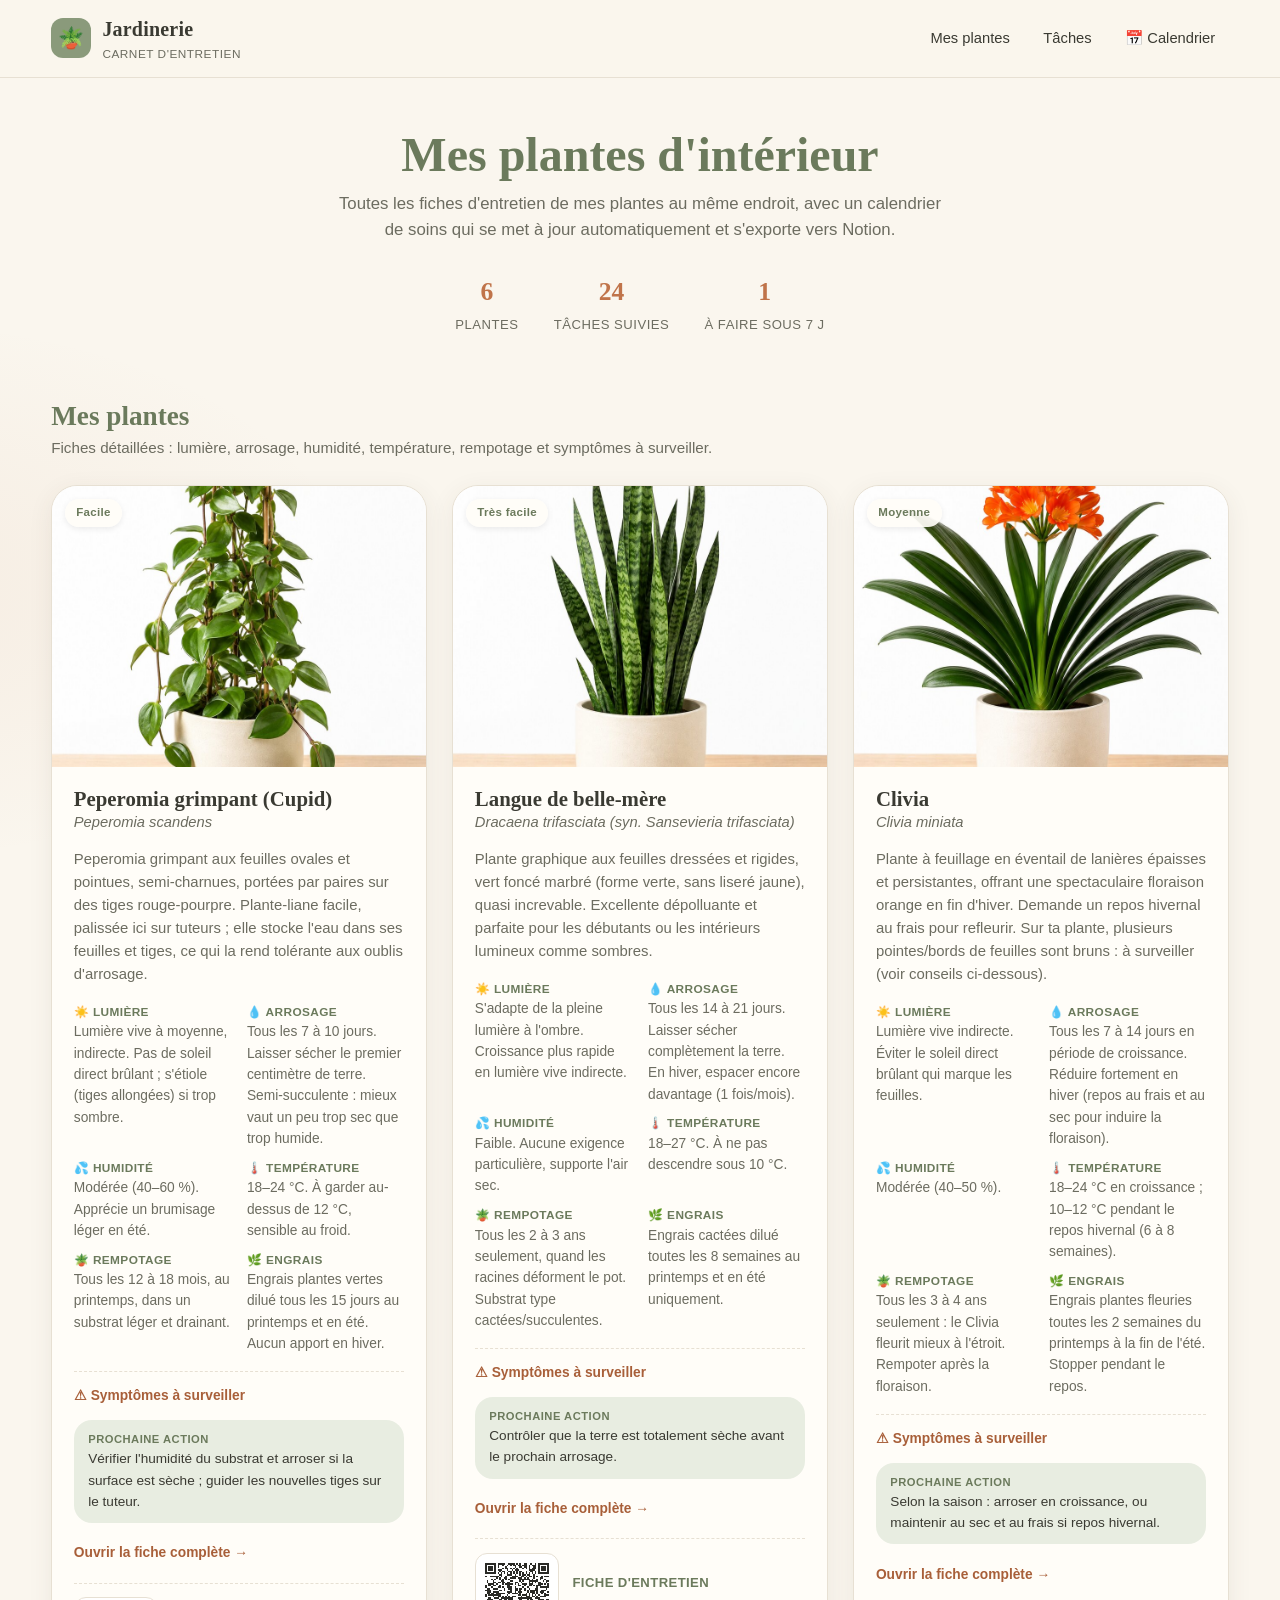
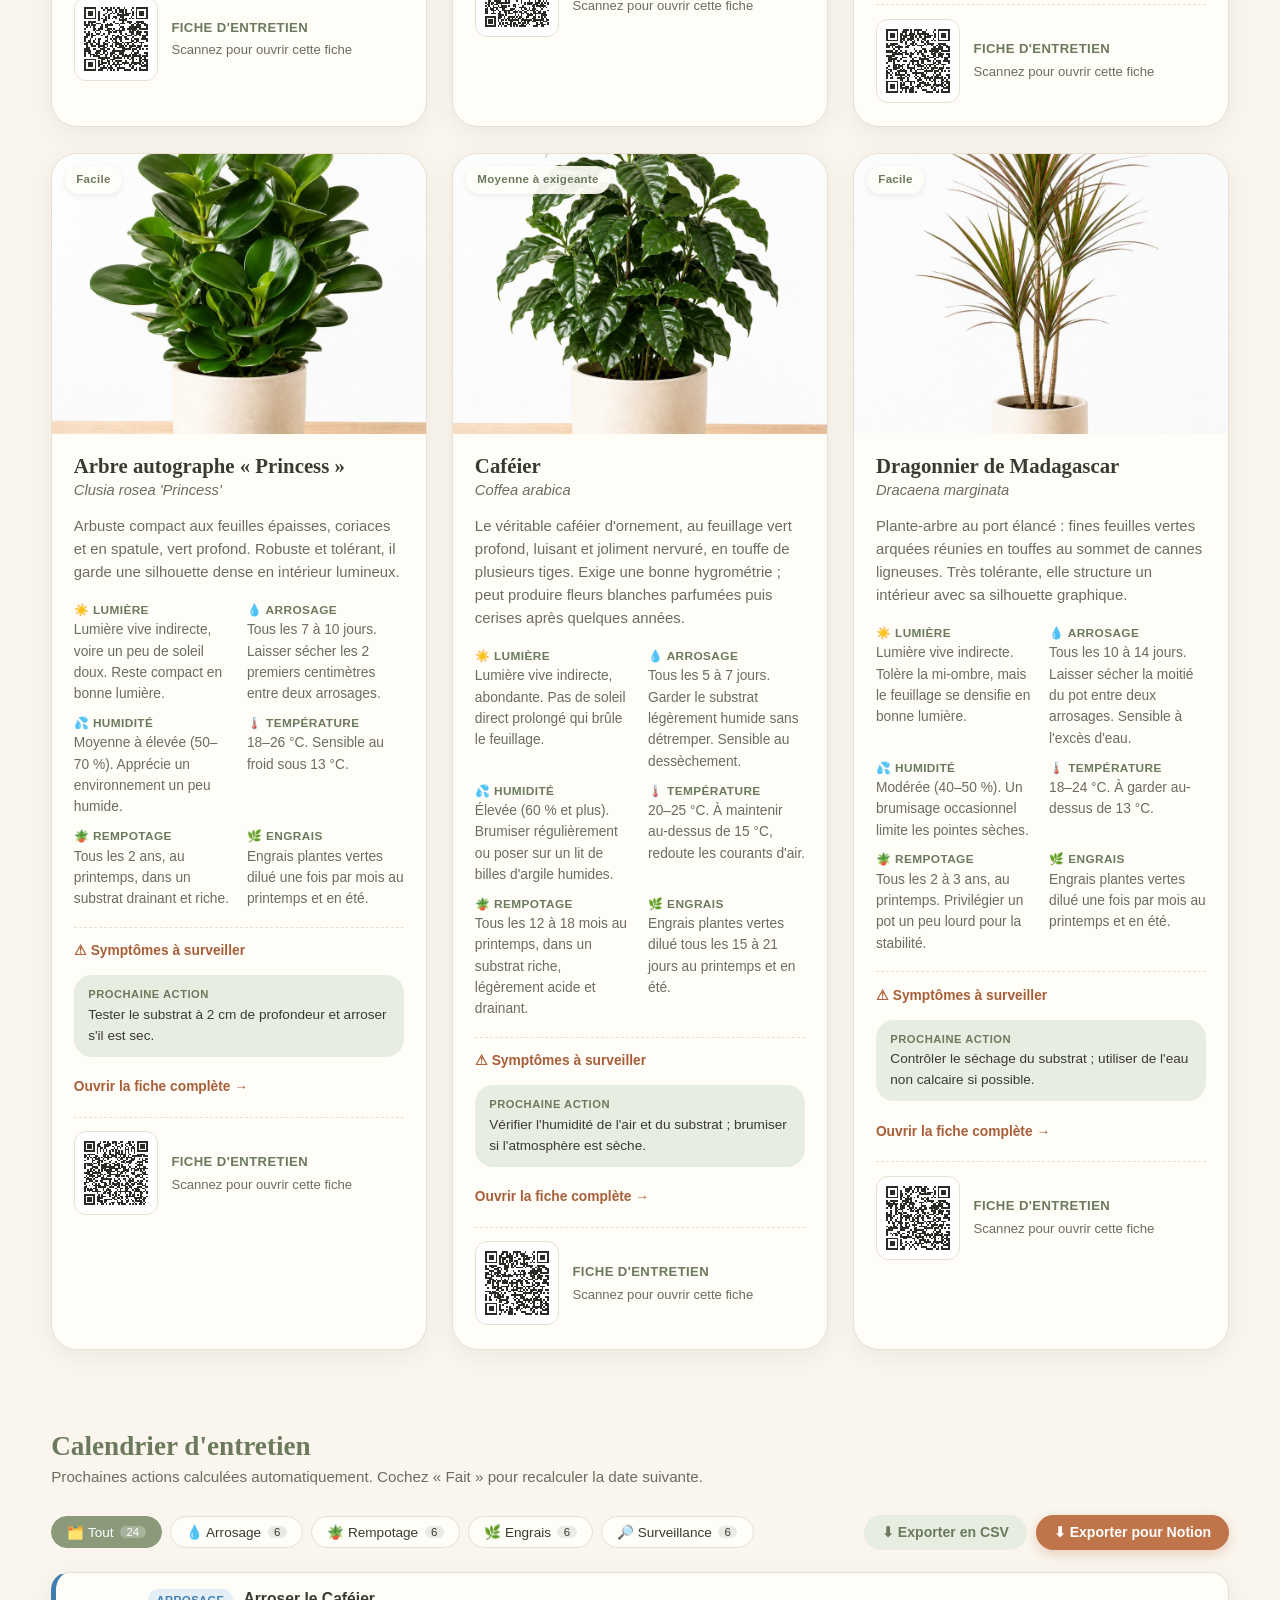
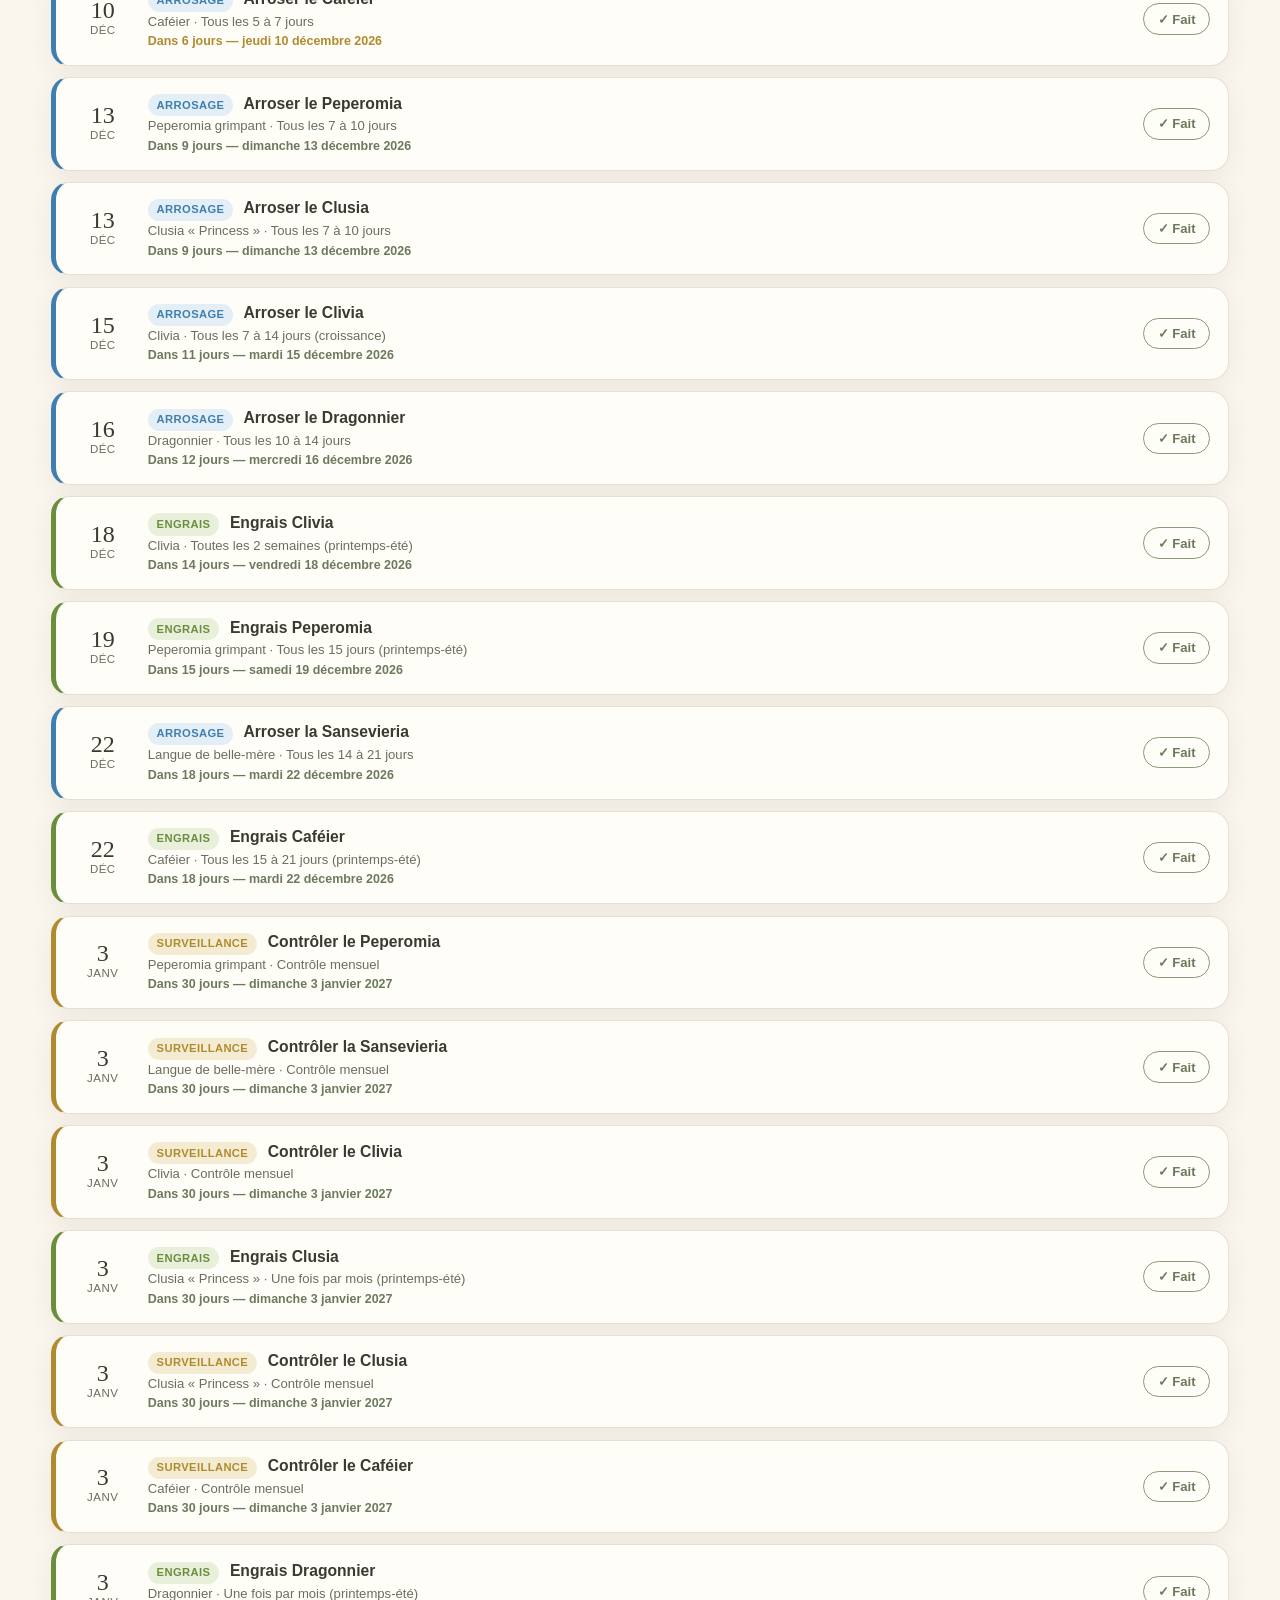
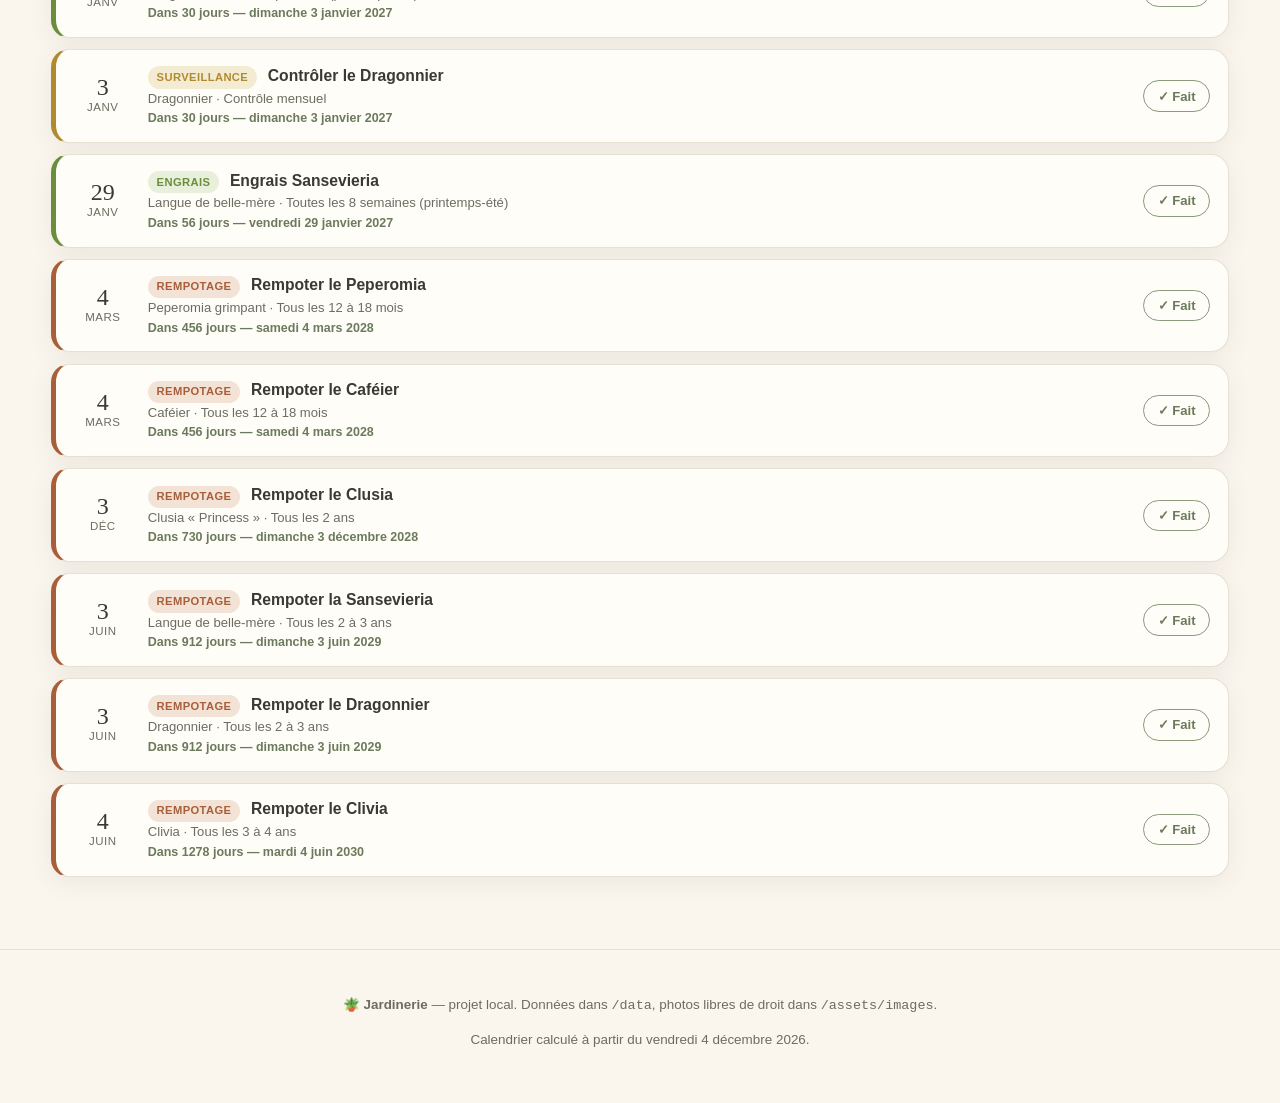
<file: index.html>
<!DOCTYPE html>
<html lang="fr">
<head>
  <meta charset="UTF-8" />
  <meta name="viewport" content="width=device-width, initial-scale=1.0" />
  <title>Jardinerie — Mes plantes d'intérieur</title>
  <meta name="description" content="Fiches d'entretien et calendrier de soins pour mes plantes d'intérieur." />
  <link rel="stylesheet" href="assets/css/style.css" />
  <!-- Favicon emoji (inline, aucune dépendance) -->
  <link rel="icon" href="data:image/svg+xml,<svg xmlns='http://www.w3.org/2000/svg' viewBox='0 0 100 100'><text y='.9em' font-size='90'>🪴</text></svg>" />
</head>
<body>

  <!-- ==========  EN-TÊTE  ========== -->
  <header class="site-header">
    <div class="wrap">
      <div class="brand">
        <div class="logo">🪴</div>
        <div class="brand-text">
          <strong>Jardinerie</strong>
          <span>Carnet d'entretien</span>
        </div>
      </div>
      <nav class="nav">
        <a href="#plantes">Mes plantes</a>
        <a href="#calendrier">Tâches</a>
        <a href="calendrier.html">📅 Calendrier</a>
      </nav>
    </div>
  </header>

  <main>
    <!-- ==========  HERO  ========== -->
    <section class="hero wrap">
      <h1>Mes plantes d'intérieur</h1>
      <p>Toutes les fiches d'entretien de mes plantes au même endroit, avec un calendrier de soins qui se met à jour automatiquement et s'exporte vers Notion.</p>
      <div class="stats">
        <div class="stat"><strong id="stat-plantes">—</strong><span>Plantes</span></div>
        <div class="stat"><strong id="stat-taches">—</strong><span>Tâches suivies</span></div>
        <div class="stat"><strong id="stat-semaine">—</strong><span>À faire sous 7 j</span></div>
      </div>
    </section>

    <!-- ==========  PLANTES  ========== -->
    <section id="plantes" class="section wrap">
      <div class="section-head">
        <div>
          <h2>Mes plantes</h2>
          <p>Fiches détaillées : lumière, arrosage, humidité, température, rempotage et symptômes à surveiller.</p>
        </div>
      </div>
      <div id="plants-grid" class="grid">
        <!-- Cartes injectées par app.js -->
      </div>
    </section>

    <!-- ==========  CALENDRIER  ========== -->
    <section id="calendrier" class="section wrap">
      <div class="section-head">
        <div>
          <h2>Calendrier d'entretien</h2>
          <p>Prochaines actions calculées automatiquement. Cochez « Fait » pour recalculer la date suivante.</p>
        </div>
      </div>

      <div class="calendar-toolbar">
        <div id="filters" class="filters">
          <!-- Filtres injectés par app.js -->
        </div>
        <div class="export-btns">
          <button class="btn btn-ghost" id="btn-csv">⬇︎ Exporter en CSV</button>
          <button class="btn btn-primary" id="btn-notion">⬇︎ Exporter pour Notion</button>
        </div>
      </div>

      <div id="task-list" class="task-list">
        <!-- Tâches injectées par app.js -->
      </div>
    </section>
  </main>

  <!-- ==========  PIED DE PAGE  ========== -->
  <footer class="site-footer">
    <div class="wrap">
      <p>🪴 <strong>Jardinerie</strong> — projet local. Données dans <code>/data</code>, photos libres de droit dans <code>/assets/images</code>.</p>
      <p id="footer-date"></p>
    </div>
  </footer>

  <div id="toast" class="toast"></div>

  <!-- Données embarquées (fallback file://) puis logique applicative -->
  <script src="data/db.js"></script>
  <script src="assets/js/app.js"></script>
</body>
</html>
</file>
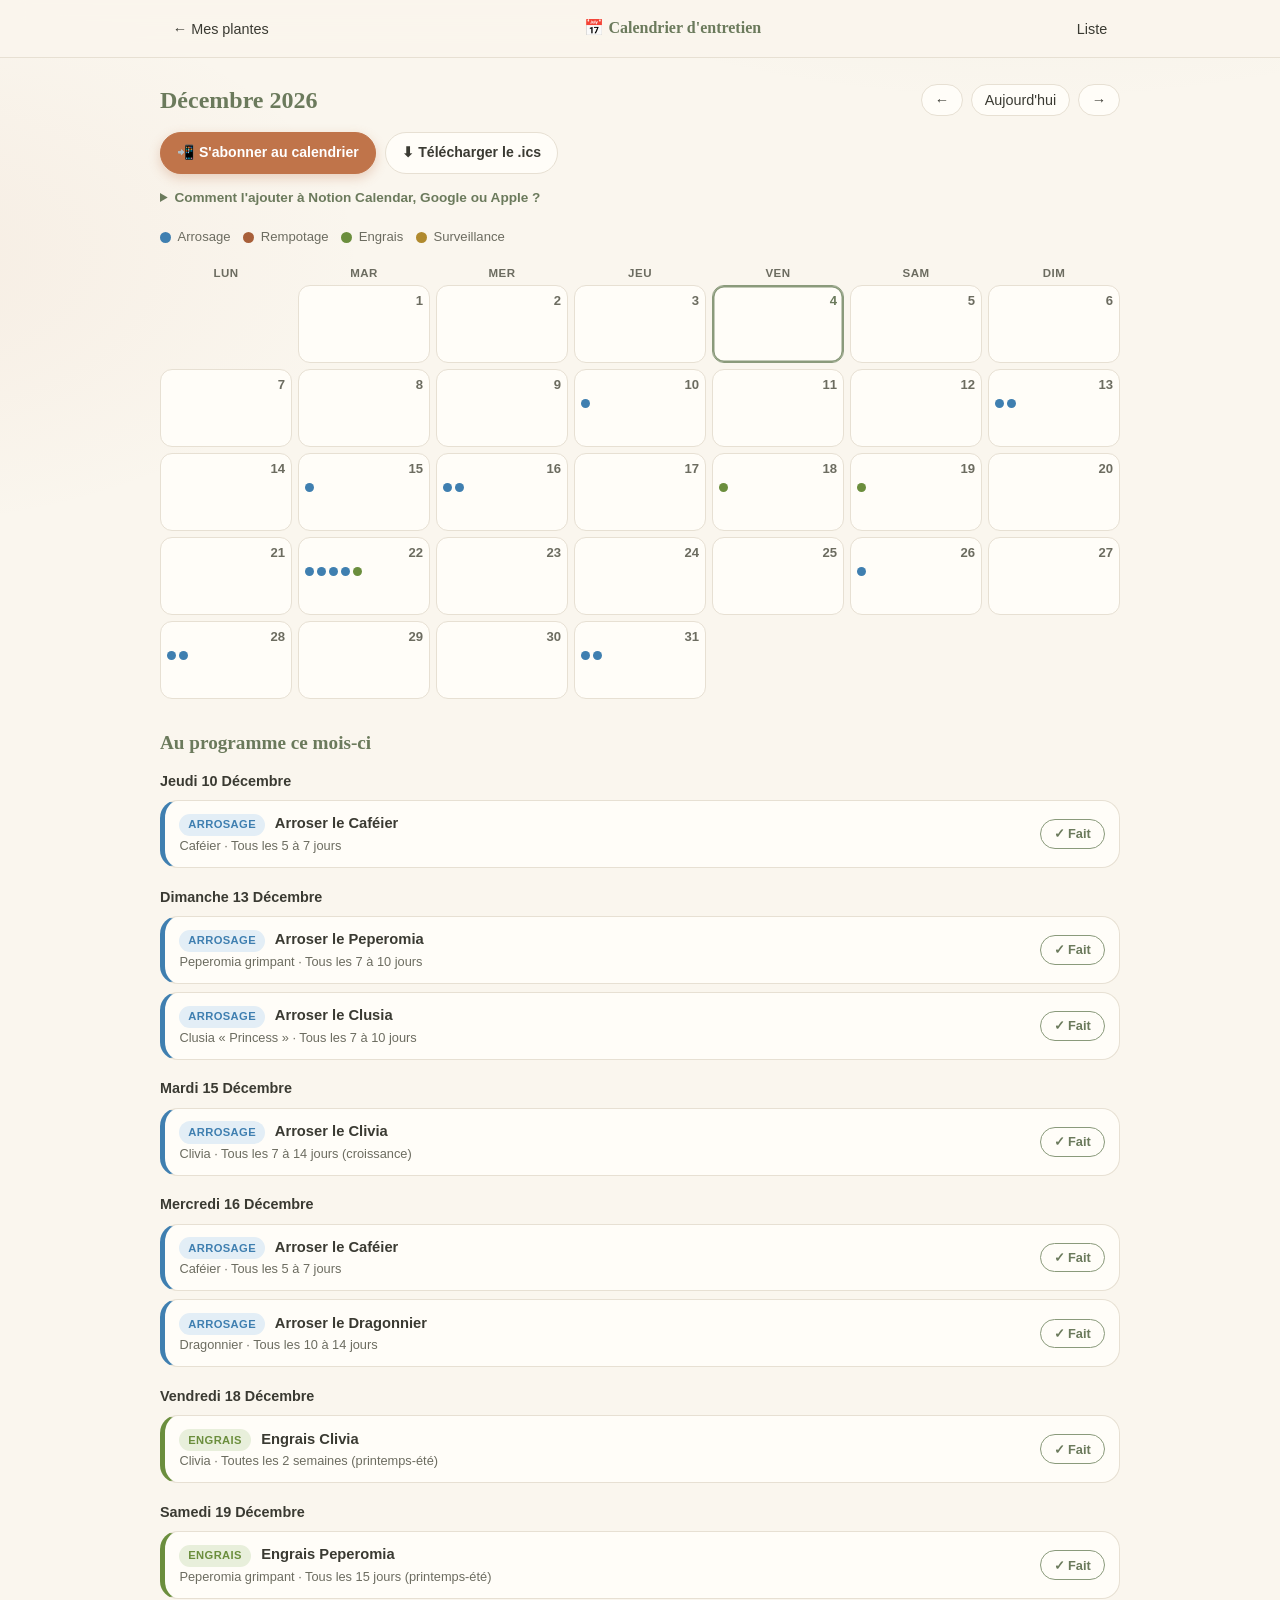
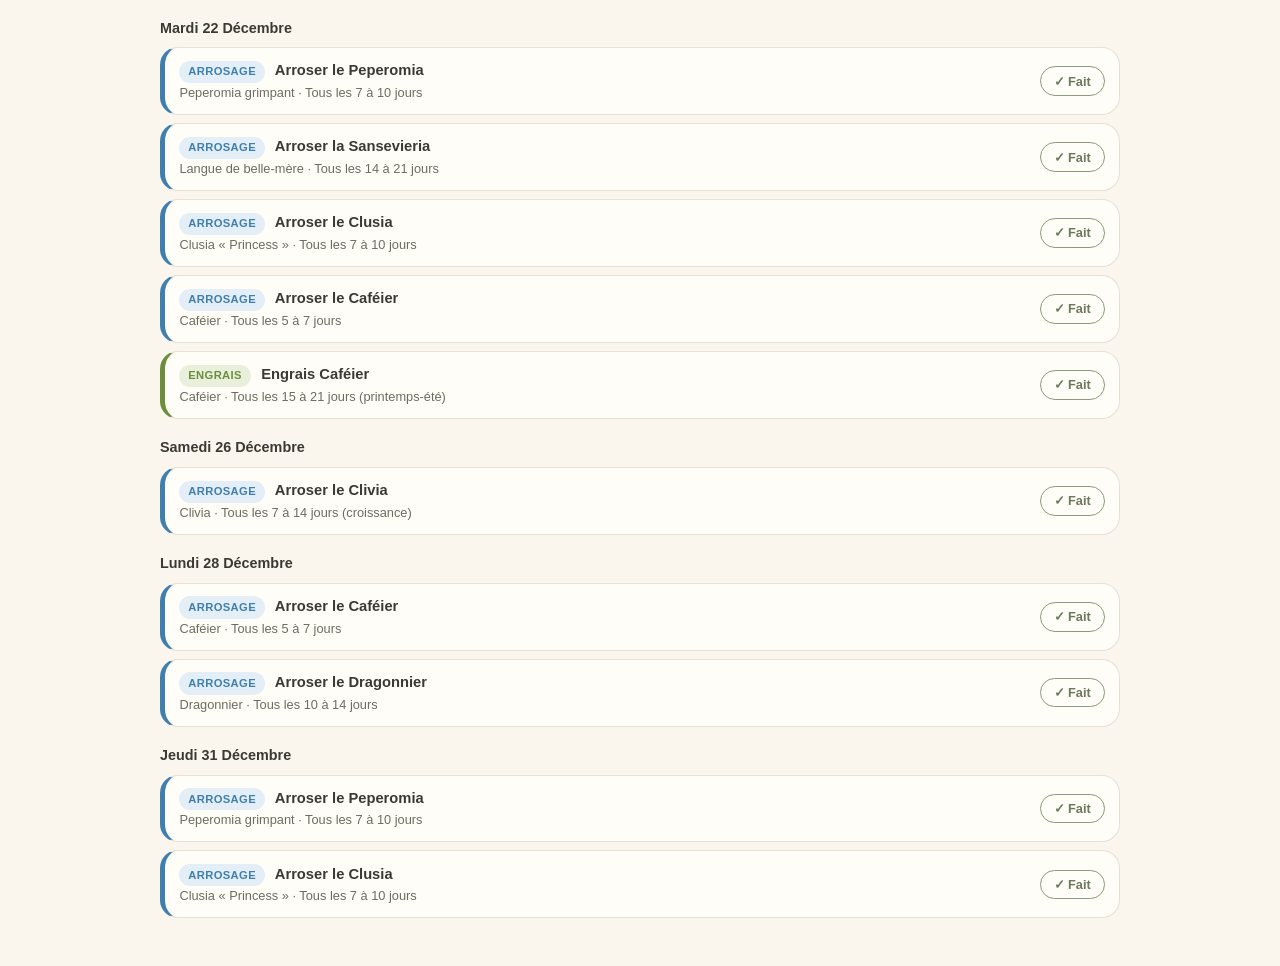
<file: calendrier.html>
<!DOCTYPE html>
<html lang="fr">
<head>
  <meta charset="UTF-8" />
  <meta name="viewport" content="width=device-width, initial-scale=1.0" />
  <title>Calendrier d'entretien — Jardinerie</title>
  <link rel="stylesheet" href="assets/css/style.css" />
  <link rel="icon" href="data:image/svg+xml,<svg xmlns='http://www.w3.org/2000/svg' viewBox='0 0 100 100'><text y='.9em' font-size='90'>📅</text></svg>" />
  <style>
    .topbar {
      position: sticky; top: 0; z-index: 50;
      display: flex; align-items: center; justify-content: center;
      padding: 0.7rem 0;
      background: rgba(250,246,238,0.9);
      backdrop-filter: saturate(180%) blur(12px);
      border-bottom: 1px solid var(--bordure);
    }
    .topbar .inner { width: min(960px,92vw); display: flex; align-items: center; justify-content: space-between; gap: 1rem; }
    .topbar a { text-decoration: none; font-size: 0.9rem; color: var(--texte); padding: 0.4rem 0.8rem; border-radius: var(--radius-pill); }
    .topbar a:hover { background: var(--sauge-clair); color: var(--sauge-fonce); }
    .topbar .brand { font-family: var(--font-titre); font-weight: 600; color: var(--sauge-fonce); }

    .cal-wrap { width: min(960px,92vw); margin: 1.6rem auto 3rem; }

    .cal-head { display: flex; align-items: center; justify-content: space-between; gap: 1rem; margin-bottom: 1rem; flex-wrap: wrap; }
    .cal-head h1 { font-size: 1.5rem; margin: 0; color: var(--sauge-fonce); text-transform: capitalize; }
    .cal-nav { display: flex; align-items: center; gap: 0.5rem; }
    .cal-nav button {
      border: 1px solid var(--bordure); background: var(--creme-carte); color: var(--texte);
      font-family: inherit; font-size: 0.9rem; padding: 0.45rem 0.8rem; border-radius: var(--radius-pill); cursor: pointer;
    }
    .cal-nav button:hover { border-color: var(--sauge); }

    .legend { display: flex; flex-wrap: wrap; gap: 0.8rem; margin-bottom: 1.1rem; }
    .legend .item { display: inline-flex; align-items: center; gap: 0.4rem; font-size: 0.82rem; color: var(--texte-doux); }
    .legend .dot { width: 11px; height: 11px; border-radius: 50%; }

    /* Abonnement calendrier (.ics) */
    .subscribe { display: flex; flex-wrap: wrap; align-items: center; gap: 0.6rem; margin: 0 0 1.2rem; }
    .btn-sub {
      text-decoration: none; font-size: 0.88rem; font-weight: 600;
      padding: 0.55rem 1rem; border-radius: var(--radius-pill);
      display: inline-flex; align-items: center; gap: 0.45rem;
      border: 1px solid var(--bordure); background: var(--creme-carte); color: var(--texte);
    }
    .btn-sub.primary { background: var(--terre); border-color: var(--terre); color: #fff; box-shadow: 0 4px 12px rgba(192,116,74,0.3); }
    .btn-sub.primary:hover { background: var(--terre-fonce); }
    .btn-sub:not(.primary):hover { border-color: var(--sauge); }
    .sub-help { width: 100%; margin-top: 0.2rem; }
    .sub-help summary { cursor: pointer; font-size: 0.85rem; color: var(--sauge-fonce); font-weight: 600; }
    .sub-help .body { font-size: 0.86rem; color: var(--texte-doux); background: var(--sauge-clair); border-radius: var(--radius); padding: 0.9rem 1.1rem; margin-top: 0.6rem; }
    .sub-help .body code { background: rgba(0,0,0,0.06); padding: 0.05rem 0.3rem; border-radius: 5px; word-break: break-all; }
    .sub-help .body ol { margin: 0.4rem 0 0.6rem; padding-left: 1.2rem; }
    .sub-help .body li { margin-bottom: 0.35rem; }

    /* Grille calendrier */
    .grid-cal { display: grid; grid-template-columns: repeat(7, 1fr); gap: 6px; }
    .dow { text-align: center; font-size: 0.72rem; text-transform: uppercase; letter-spacing: 0.5px; color: var(--texte-doux); font-weight: 600; padding-bottom: 2px; }
    .cell {
      min-height: 78px; background: var(--creme-carte); border: 1px solid var(--bordure);
      border-radius: 12px; padding: 5px 6px; position: relative; cursor: default;
      display: flex; flex-direction: column; gap: 4px;
    }
    .cell.empty { background: transparent; border: none; }
    .cell.has:hover { border-color: var(--sauge); cursor: pointer; }
    .cell .num { font-size: 0.82rem; color: var(--texte-doux); font-weight: 600; align-self: flex-end; }
    .cell.today { border-color: var(--sauge); box-shadow: 0 0 0 1.5px var(--sauge) inset; }
    .cell.today .num { color: var(--sauge-fonce); }
    .cell .dots { display: flex; flex-wrap: wrap; gap: 3px; }
    .cell .dots .d { width: 9px; height: 9px; border-radius: 50%; }
    .cell .more { font-size: 0.66rem; color: var(--texte-doux); }

    /* Agenda */
    .agenda { margin-top: 2rem; }
    .agenda h2 { font-size: 1.2rem; color: var(--sauge-fonce); }
    .day-group { margin-bottom: 1.1rem; }
    .day-group.flash { animation: dayFlash 2s ease; }
    @keyframes dayFlash { 0%,100% { background: transparent; } 20% { background: var(--sauge-clair); } }
    .day-group .day-head { font-weight: 700; font-size: 0.9rem; color: var(--texte); margin: 0.2rem 0 0.5rem; text-transform: capitalize; }
    .day-group .day-head.is-today { color: var(--sauge-fonce); }
    .ev {
      display: grid; grid-template-columns: 1fr auto; align-items: center; gap: 0.8rem;
      background: var(--creme-carte); border: 1px solid var(--bordure); border-left: 5px solid var(--sauge);
      border-radius: var(--radius); padding: 0.7rem 0.9rem; margin-bottom: 0.5rem;
    }
    .ev[data-type="arrosage"]{border-left-color:var(--c-arrosage);}
    .ev[data-type="rempotage"]{border-left-color:var(--c-rempotage);}
    .ev[data-type="engrais"]{border-left-color:var(--c-engrais);}
    .ev[data-type="surveillance"]{border-left-color:var(--c-surveillance);}
    .ev .t { font-weight: 600; font-size: 0.92rem; }
    .ev .sub { font-size: 0.8rem; color: var(--texte-doux); }
    .ev .btn-done { border: 1px solid var(--sauge); background: transparent; color: var(--sauge-fonce);
      font-family: inherit; font-size: 0.8rem; font-weight: 600; padding: 0.4rem 0.8rem; border-radius: var(--radius-pill); cursor: pointer; white-space: nowrap; }
    .ev .btn-done:hover { background: var(--sauge); color: #fff; }
    .empty-month { color: var(--texte-doux); border: 1px dashed var(--bordure); border-radius: var(--radius); padding: 1.5rem; text-align: center; }

    @media (max-width: 640px) {
      .cell { min-height: 58px; border-radius: 9px; }
      .cell .num { font-size: 0.74rem; }
      .grid-cal { gap: 4px; }
      .cal-head h1 { font-size: 1.25rem; }
    }
  </style>
</head>
<body>
  <header class="topbar">
    <div class="inner">
      <a class="back" href="index.html">← Mes plantes</a>
      <span class="brand">📅 Calendrier d'entretien</span>
      <a href="index.html#calendrier">Liste</a>
    </div>
  </header>

  <main class="cal-wrap">
    <div class="cal-head">
      <h1 id="month-label">—</h1>
      <div class="cal-nav">
        <button id="prev" aria-label="Mois précédent">←</button>
        <button id="today-btn">Aujourd'hui</button>
        <button id="next" aria-label="Mois suivant">→</button>
      </div>
    </div>

    <div class="subscribe">
      <a id="sub-webcal" class="btn-sub primary" href="#">📲 S'abonner au calendrier</a>
      <a id="sub-ics" class="btn-sub" href="jardinerie.ics" download>⬇︎ Télécharger le .ics</a>
      <details class="sub-help">
        <summary>Comment l'ajouter à Notion Calendar, Google ou Apple ?</summary>
        <div class="body">
          <p><strong>Notion Calendar</strong> affiche les agendas Google et Apple connectés. Le plus simple :</p>
          <ol>
            <li><strong>Google Agenda</strong> (ordinateur) → « Autres agendas » <strong>+</strong> → <em>À partir de l'URL</em> → colle l'adresse du calendrier <code id="sub-url">jardinerie.ics</code> → <em>Ajouter</em>. Puis, dans <strong>Notion Calendar</strong>, connecte ce compte Google : l'agenda « Jardinerie » apparaît.</li>
            <li><strong>Apple / iPhone</strong> : Réglages → Calendrier → Comptes → Ajouter un compte → <em>Autre</em> → <em>Ajouter un calendrier avec abonnement</em> → colle la même adresse. (Apple/iCloud se synchronise aussi avec Notion Calendar.)</li>
          </ol>
          <p>Sur ton ordinateur, le bouton <strong>« S'abonner au calendrier »</strong> ouvre directement ton app calendrier par défaut pour t'abonner en un clic.</p>
          <p style="margin-bottom:0;">Le calendrier se met à jour tout seul (arrosages, rempotages, engrais… récurrents). Si tu modifies les fréquences, relance <code>tools/generate-ics.py</code> et renvoie le fichier sur GitHub.</p>
        </div>
      </details>
    </div>

    <div class="legend" id="legend"></div>
    <div class="dow-row grid-cal" id="dow-row"></div>
    <div class="grid-cal" id="grid"></div>

    <div class="agenda">
      <h2>Au programme ce mois-ci</h2>
      <div id="agenda"></div>
    </div>
  </main>

  <div id="toast" class="toast"></div>

  <script src="data/db.js"></script>
  <script src="assets/js/core.js"></script>
  <script>
    (function () {
      "use strict";
      var C = window.JardinerieCore;
      var DOW = ["Lun", "Mar", "Mer", "Jeu", "Ven", "Sam", "Dim"];
      var DATA = null;
      var view = C.today();           // 1er du mois affiché
      view.setDate(1);

      // Liens d'abonnement au flux .ics (URL calculée depuis la page)
      (function setupSubscribe() {
        var ics = new URL("jardinerie.ics", location.href).href;
        var w = document.getElementById("sub-webcal");
        var d = document.getElementById("sub-ics");
        var u = document.getElementById("sub-url");
        if (w) w.href = ics.replace(/^https?:/i, "webcal:");
        if (d) d.href = ics;
        if (u) u.textContent = ics;
      })();

      function monthOccurrences(year, month) {
        // map "YYYY-MM-DD" -> [ {task} ]
        var state = C.loadState();
        var start = new Date(year, month, 1);
        var end = new Date(year, month + 1, 0);
        var map = {};
        DATA.tasks.forEach(function (task) {
          C.occurrencesInRange(task, state, start, end).forEach(function (d) {
            var iso = C.toISO(d);
            (map[iso] = map[iso] || []).push(task);
          });
        });
        return map;
      }

      function renderLegend() {
        document.getElementById("legend").innerHTML = Object.keys(C.TYPES).map(function (k) {
          var t = C.TYPES[k];
          return '<span class="item"><span class="dot" style="background:' + t.color + '"></span>' + t.label + "</span>";
        }).join("");
        document.getElementById("dow-row").innerHTML = DOW.map(function (d) { return '<div class="dow">' + d + "</div>"; }).join("");
      }

      function render() {
        var year = view.getFullYear(), month = view.getMonth();
        document.getElementById("month-label").textContent = C.MOIS_LONG[month] + " " + year;

        var map = monthOccurrences(year, month);
        var t0 = C.today();
        var daysInMonth = new Date(year, month + 1, 0).getDate();
        var first = new Date(year, month, 1);
        var offset = (first.getDay() + 6) % 7;   // lundi = 0

        var cells = "";
        for (var i = 0; i < offset; i++) cells += '<div class="cell empty"></div>';
        for (var day = 1; day <= daysInMonth; day++) {
          var date = new Date(year, month, day);
          var iso = C.toISO(date);
          var occ = map[iso] || [];
          var isToday = C.sameDay(date, t0);
          var dots = occ.slice(0, 5).map(function (task) {
            return '<span class="d" style="background:' + C.TYPES[task.type].color + '"></span>';
          }).join("");
          var more = occ.length > 5 ? '<span class="more">+' + (occ.length - 5) + "</span>" : "";
          cells += '<div class="cell' + (occ.length ? " has" : "") + (isToday ? " today" : "") + '"' +
                   (occ.length ? ' data-iso="' + iso + '"' : "") + '>' +
                     '<span class="num">' + day + "</span>" +
                     '<span class="dots">' + dots + "</span>" + more +
                   "</div>";
        }
        document.getElementById("grid").innerHTML = cells;

        // Agenda du mois (groupé par date)
        var isoDays = Object.keys(map).sort();
        var agenda = document.getElementById("agenda");
        if (!isoDays.length) {
          agenda.innerHTML = '<div class="empty-month">Aucun soin prévu ce mois-ci. 🌿</div>';
        } else {
          agenda.innerHTML = isoDays.map(function (iso) {
            var date = C.fromISO(iso);
            var head = date.toLocaleDateString("fr-FR", { weekday: "long", day: "numeric", month: "long" });
            var isToday = C.sameDay(date, t0);
            var evs = map[iso].map(function (task) {
              return '<div class="ev" data-type="' + task.type + '">' +
                  '<div><div class="t"><span class="type-tag" data-type="' + task.type + '">' + C.TYPES[task.type].label + "</span> " +
                    C.escapeHTML(task.titre) + "</div>" +
                    '<div class="sub">' + C.escapeHTML(task.plante) + " · " + C.escapeHTML(task.frequence) + "</div></div>" +
                  '<button class="btn-done" data-id="' + task.id + '">✓ Fait</button>' +
                "</div>";
            }).join("");
            return '<div class="day-group" id="grp-' + iso + '">' +
                     '<div class="day-head' + (isToday ? " is-today" : "") + '">' + head + (isToday ? " · aujourd'hui" : "") + "</div>" +
                     evs + "</div>";
          }).join("");
        }

        // Interactions
        document.querySelectorAll(".cell.has").forEach(function (c) {
          c.addEventListener("click", function () {
            var grp = document.getElementById("grp-" + c.getAttribute("data-iso"));
            if (grp) {
              grp.scrollIntoView({ behavior: "smooth", block: "center" });
              grp.classList.remove("flash"); void grp.offsetWidth; grp.classList.add("flash");
            }
          });
        });
        agenda.querySelectorAll(".btn-done").forEach(function (b) {
          b.addEventListener("click", function () {
            C.markDone(b.getAttribute("data-id"));
            render();
            showToast("✓ Fait — calendrier recalculé.");
          });
        });
      }

      var toastTimer = null;
      function showToast(msg) {
        var el = document.getElementById("toast");
        el.textContent = msg; el.classList.add("show");
        clearTimeout(toastTimer);
        toastTimer = setTimeout(function () { el.classList.remove("show"); }, 3000);
      }

      function go(delta) { view.setMonth(view.getMonth() + delta); render(); }

      document.getElementById("prev").addEventListener("click", function () { go(-1); });
      document.getElementById("next").addEventListener("click", function () { go(1); });
      document.getElementById("today-btn").addEventListener("click", function () {
        view = C.today(); view.setDate(1); render();
      });

      C.loadData().then(function (data) {
        DATA = data;
        renderLegend();
        render();
      });
    })();
  </script>
</body>
</html>
</file>
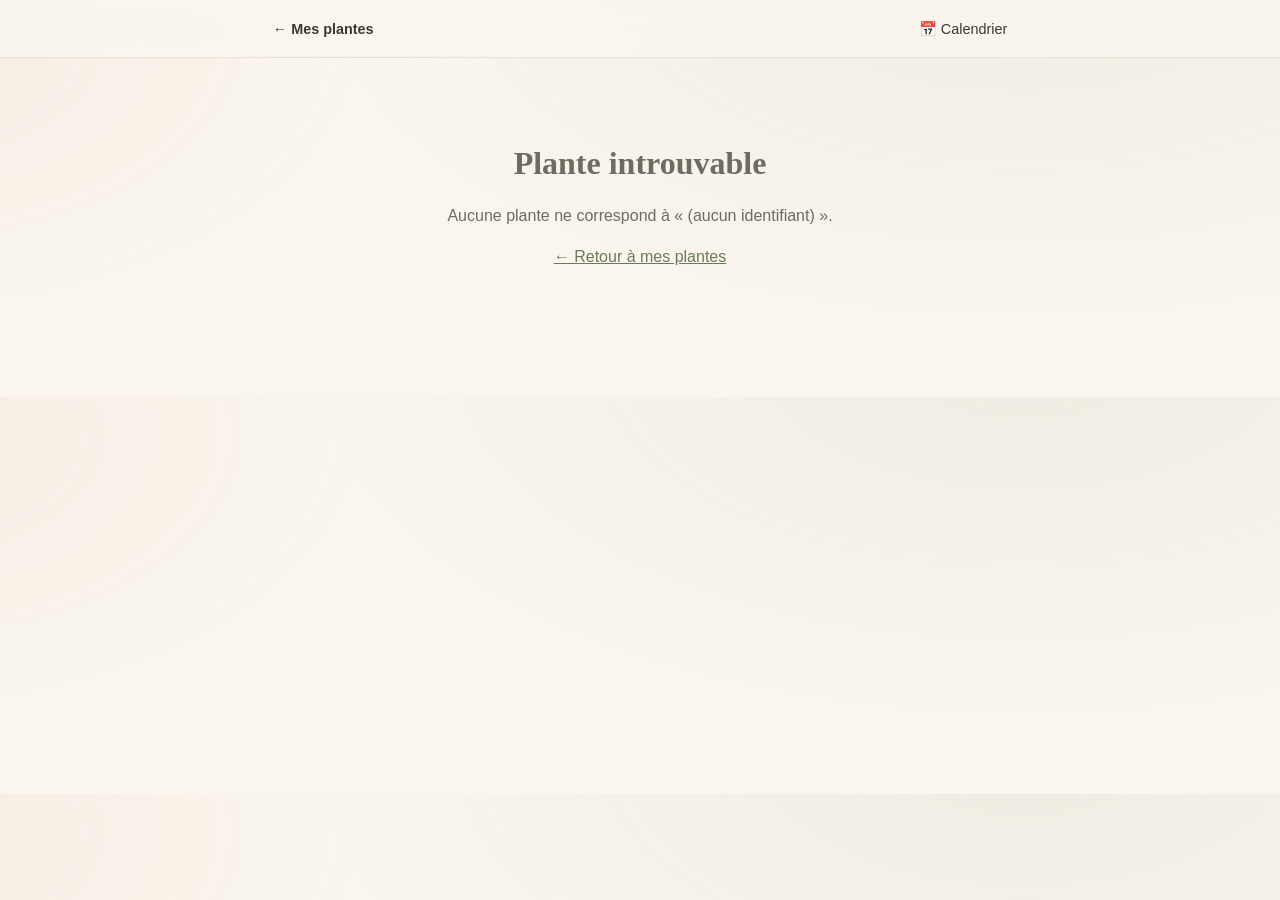
<file: plante.html>
<!DOCTYPE html>
<html lang="fr">
<head>
  <meta charset="UTF-8" />
  <meta name="viewport" content="width=device-width, initial-scale=1.0" />
  <title>Fiche plante — Jardinerie</title>
  <link rel="stylesheet" href="assets/css/style.css" />
  <link rel="icon" href="data:image/svg+xml,<svg xmlns='http://www.w3.org/2000/svg' viewBox='0 0 100 100'><text y='.9em' font-size='90'>🪴</text></svg>" />
  <style>
    /* ----- Styles propres à la fiche plante (mobile-first) ----- */
    .topbar {
      position: sticky; top: 0; z-index: 50;
      display: flex; align-items: center; justify-content: space-between;
      gap: 1rem; padding: 0.7rem 0;
      background: rgba(250,246,238,0.9);
      backdrop-filter: saturate(180%) blur(12px);
      border-bottom: 1px solid var(--bordure);
    }
    .topbar a { text-decoration: none; font-size: 0.9rem; color: var(--texte); padding: 0.4rem 0.8rem; border-radius: var(--radius-pill); }
    .topbar a:hover { background: var(--sauge-clair); color: var(--sauge-fonce); }
    .topbar .back { font-weight: 600; }

    .plant-page { width: min(760px, 92vw); margin: 0 auto; padding-bottom: 3rem; }

    .plant-hero {
      position: relative;
      margin-top: 1.4rem;
      border-radius: var(--radius-lg);
      overflow: hidden;
      aspect-ratio: 4 / 3;
      background: var(--sauge-clair);
      box-shadow: var(--ombre);
    }
    .plant-hero img { width: 100%; height: 100%; object-fit: cover; display: block; }
    .plant-hero .badge-diff { top: 1rem; left: 1rem; }

    .plant-head { margin: 1.3rem 0 0.4rem; }
    .plant-head h1 { font-size: clamp(1.7rem, 5vw, 2.3rem); margin: 0; color: var(--sauge-fonce); }
    .plant-head .latin { font-style: italic; color: var(--texte-doux); font-size: 1rem; }
    .plant-desc { color: var(--texte-doux); font-size: 1rem; margin: 0.8rem 0 1.2rem; }

    /* Appel à l'action : ajouter au calendrier */
    .care-cta {
      display: flex; flex-direction: column; align-items: flex-start; gap: 0.5rem;
      background: var(--sauge-clair); border-radius: var(--radius-lg);
      padding: 1.1rem 1.2rem; margin: 0 0 1.6rem;
    }
    .care-cta .cta-label { font-size: 0.9rem; color: var(--sauge-fonce); font-weight: 600; }
    .gcal-btn {
      text-decoration: none; font-weight: 700; font-size: 0.95rem;
      background: var(--terre); color: #fff;
      padding: 0.7rem 1.2rem; border-radius: var(--radius-pill);
      display: inline-flex; align-items: center; gap: 0.5rem;
      box-shadow: 0 4px 12px rgba(192,116,74,0.3);
    }
    .gcal-btn:hover { background: var(--terre-fonce); }
    .gcal-alt { font-size: 0.82rem; color: var(--texte-doux); text-decoration: underline; }

    .block-title { font-family: var(--font-titre); font-size: 1.15rem; color: var(--sauge-fonce); margin: 1.6rem 0 0.8rem; }

    /* Réutilise .specs/.spec/.next-action/.symptomes/.type-tag/.btn de style.css */
    .plant-page .specs { gap: 0.8rem 1.2rem; }

    .ptask {
      display: grid; grid-template-columns: auto 1fr auto; align-items: center; gap: 1rem;
      background: var(--creme-carte); border: 1px solid var(--bordure);
      border-left: 5px solid var(--sauge);
      border-radius: var(--radius); padding: 0.8rem 1rem; margin-bottom: 0.7rem;
      box-shadow: var(--ombre);
    }
    .ptask[data-type="arrosage"]     { border-left-color: var(--c-arrosage); }
    .ptask[data-type="rempotage"]    { border-left-color: var(--c-rempotage); }
    .ptask[data-type="engrais"]      { border-left-color: var(--c-engrais); }
    .ptask[data-type="surveillance"] { border-left-color: var(--c-surveillance); }
    .ptask.done { opacity: 0.55; }
    .ptask .date-box { text-align: center; min-width: 54px; }
    .ptask .date-box .d { font-family: var(--font-titre); font-size: 1.4rem; line-height: 1; }
    .ptask .date-box .m { font-size: 0.7rem; text-transform: uppercase; color: var(--texte-doux); letter-spacing: 0.5px; }
    .ptask .info .t { font-weight: 600; font-size: 0.95rem; }
    .ptask .info .sub { font-size: 0.8rem; color: var(--texte-doux); }
    .ptask .info .due { font-size: 0.76rem; font-weight: 600; }
    .ptask .info .due.late { color: var(--terre-fonce); }
    .ptask .info .due.soon { color: var(--c-surveillance); }
    .ptask .info .due.ok { color: var(--sauge-fonce); }

    .note-ident {
      font-size: 0.86rem; color: var(--texte-doux);
      background: var(--sauge-clair); border-radius: var(--radius);
      padding: 0.8rem 1rem; margin-top: 1.4rem;
    }
    .page-error { text-align: center; padding: 4rem 1rem; color: var(--texte-doux); }

    @media (max-width: 640px) {
      .plant-hero { aspect-ratio: 1 / 1; }
      .plant-page .specs { grid-template-columns: 1fr; }
      .ptask { grid-template-columns: auto 1fr; }
      .ptask .actions { grid-column: 1 / -1; display: flex; justify-content: flex-end; margin-top: 0.2rem; }
    }
  </style>
</head>
<body>
  <header class="topbar">
    <div class="plant-page" style="display:flex;align-items:center;justify-content:space-between;padding:0;width:min(760px,92vw);">
      <a class="back" href="index.html">← Mes plantes</a>
      <a href="calendrier.html">📅 Calendrier</a>
    </div>
  </header>

  <main id="app" class="plant-page">
    <div class="page-error">Chargement…</div>
  </main>

  <div id="toast" class="toast"></div>

  <script src="data/db.js"></script>
  <script src="assets/js/core.js"></script>
  <script>
    (function () {
      "use strict";
      var C = window.JardinerieCore;
      var app = document.getElementById("app");

      function getId() {
        var p = new URLSearchParams(location.search).get("id");
        if (p) return p;
        // Accepte aussi le format ancre #id (compat)
        return decodeURIComponent((location.hash || "").replace(/^#/, ""));
      }

      function fallbackSVG(nom) {
        var svg = "<svg xmlns='http://www.w3.org/2000/svg' viewBox='0 0 400 300'>" +
          "<rect width='400' height='300' fill='#e8ede1'/>" +
          "<g fill='#8a9a7b'><path d='M200 250 C150 200 120 150 200 60 C280 150 250 200 200 250 Z'/>" +
          "<path d='M200 250 C170 210 110 200 70 230 C140 240 170 250 200 260 Z' opacity='0.6'/>" +
          "<path d='M200 250 C230 210 290 200 330 230 C260 240 230 250 200 260 Z' opacity='0.6'/></g>" +
          "<rect x='170' y='250' width='60' height='30' rx='4' fill='#c0744a'/>" +
          "<text x='200' y='295' text-anchor='middle' font-family='Georgia,serif' font-size='13' fill='#6b7a5c'>" +
          C.escapeHTML(nom) + "</text></svg>";
        return "data:image/svg+xml;utf8," + encodeURIComponent(svg).replace(/'/g, "%27");
      }

      function specRow(k, v) {
        return '<div class="spec"><div class="k">' + k + '</div><div class="v">' + C.escapeHTML(v) + "</div></div>";
      }

      var DATA = null, PLANT = null;

      function renderTasksFor(plant) {
        var state = C.loadState();
        var tasks = C.enrichTasks(DATA.tasks.filter(function (t) { return t.plantId === plant.id; }), state);
        return tasks.map(function (t) {
          var due = t._due;
          var cls = t._diff < 0 ? "late" : (t._diff <= 7 ? "soon" : "ok");
          var lbl = t._diff < 0 ? ("En retard de " + Math.abs(t._diff) + " j")
                  : t._diff === 0 ? "Aujourd'hui"
                  : t._diff === 1 ? "Demain" : ("Dans " + t._diff + " jours");
          return '<div class="ptask" data-type="' + t.type + '">' +
              '<div class="date-box"><div class="d">' + due.getDate() + '</div><div class="m">' + C.MOIS[due.getMonth()] + '</div></div>' +
              '<div class="info">' +
                '<div class="t"><span class="type-tag" data-type="' + t.type + '">' + C.TYPES[t.type].label + '</span> ' + C.escapeHTML(t.titre) + '</div>' +
                '<div class="sub">' + C.escapeHTML(t.frequence) + '</div>' +
                '<div class="due ' + cls + '">' + lbl + ' — ' + C.frLong(due) + '</div>' +
              '</div>' +
              '<div class="actions"><button class="btn-done" data-id="' + t.id + '">✓ Fait</button></div>' +
            '</div>';
        }).join("");
      }

      function wireDone() {
        app.querySelectorAll(".btn-done").forEach(function (b) {
          b.addEventListener("click", function () {
            C.markDone(b.getAttribute("data-id"));
            render();
            showToast("✓ Tâche faite — prochaine date recalculée.");
          });
        });
      }

      function render() {
        var p = PLANT;
        // Lien "Ajouter à Google Agenda" vers le .ics de CETTE plante
        var icsUrl = new URL("assets/ics/" + p.id + ".ics", location.href).href;
        var gcalUrl = "https://calendar.google.com/calendar/render?cid=" +
                      encodeURIComponent(icsUrl.replace(/^https?:/i, "webcal:"));
        var specs = [
          ["☀️ Lumière", p.lumiere], ["💧 Arrosage", p.arrosage],
          ["💦 Humidité", p.humidite], ["🌡️ Température", p.temperature],
          ["🪴 Rempotage", p.rempotage], ["🌿 Engrais", p.engrais]
        ].map(function (s) { return specRow(s[0], s[1]); }).join("");

        var symptomes = (p.symptomes || []).map(function (x) { return "<li>" + C.escapeHTML(x) + "</li>"; }).join("");
        var note = p.noteIdentification ? '<div class="note-ident">🔎 ' + C.escapeHTML(p.noteIdentification) + "</div>" : "";

        app.innerHTML =
          '<div class="plant-hero">' +
            '<img src="' + C.escapeHTML(p.photo) + '" alt="' + C.escapeHTML(p.nomCommun) + '" ' +
              "onerror=\"this.onerror=null;this.src='" + fallbackSVG(p.nomCommun) + "';\">" +
            '<span class="badge-diff">' + C.escapeHTML(p.difficulte) + '</span>' +
          '</div>' +
          '<div class="plant-head"><h1>' + C.escapeHTML(p.nomCommun) + '</h1>' +
            '<div class="latin">' + C.escapeHTML(p.nomLatin) + '</div></div>' +
          '<p class="plant-desc">' + C.escapeHTML(p.description) + '</p>' +
          '<div class="care-cta">' +
            '<span class="cta-label">📅 Recevez les rappels d\'entretien de cette plante</span>' +
            '<a class="gcal-btn" href="' + gcalUrl + '" target="_blank" rel="noopener">Ajouter à Google Agenda</a>' +
            '<a class="gcal-alt" href="' + icsUrl + '" download>ou télécharger le calendrier (.ics) — Apple, Outlook…</a>' +
          '</div>' +
          '<div class="block-title">Entretien</div>' +
          '<div class="specs">' + specs + '</div>' +
          (symptomes ? '<div class="block-title">Symptômes à surveiller</div><ul style="color:var(--texte-doux);font-size:0.92rem;">' + symptomes + "</ul>" : "") +
          '<div class="next-action" style="margin-top:1rem;"><div class="k">Prochaine action</div>' + C.escapeHTML(p.prochaineAction) + '</div>' +
          '<div class="block-title">Entretien à venir</div>' + renderTasksFor(p) +
          note;

        document.title = p.nomCommun + " — Jardinerie";
        wireDone();
      }

      var toastTimer = null;
      function showToast(msg) {
        var el = document.getElementById("toast");
        el.textContent = msg; el.classList.add("show");
        clearTimeout(toastTimer);
        toastTimer = setTimeout(function () { el.classList.remove("show"); }, 3000);
      }

      C.loadData().then(function (data) {
        DATA = data;
        var id = getId();
        PLANT = C.getPlant(DATA.plants, id);
        if (!PLANT) {
          app.innerHTML = '<div class="page-error"><h1>Plante introuvable</h1>' +
            '<p>Aucune plante ne correspond à « ' + C.escapeHTML(id || "(aucun identifiant)") + ' ».</p>' +
            '<p><a href="index.html">← Retour à mes plantes</a></p></div>';
          return;
        }
        render();
      });
    })();
  </script>
</body>
</html>
</file>
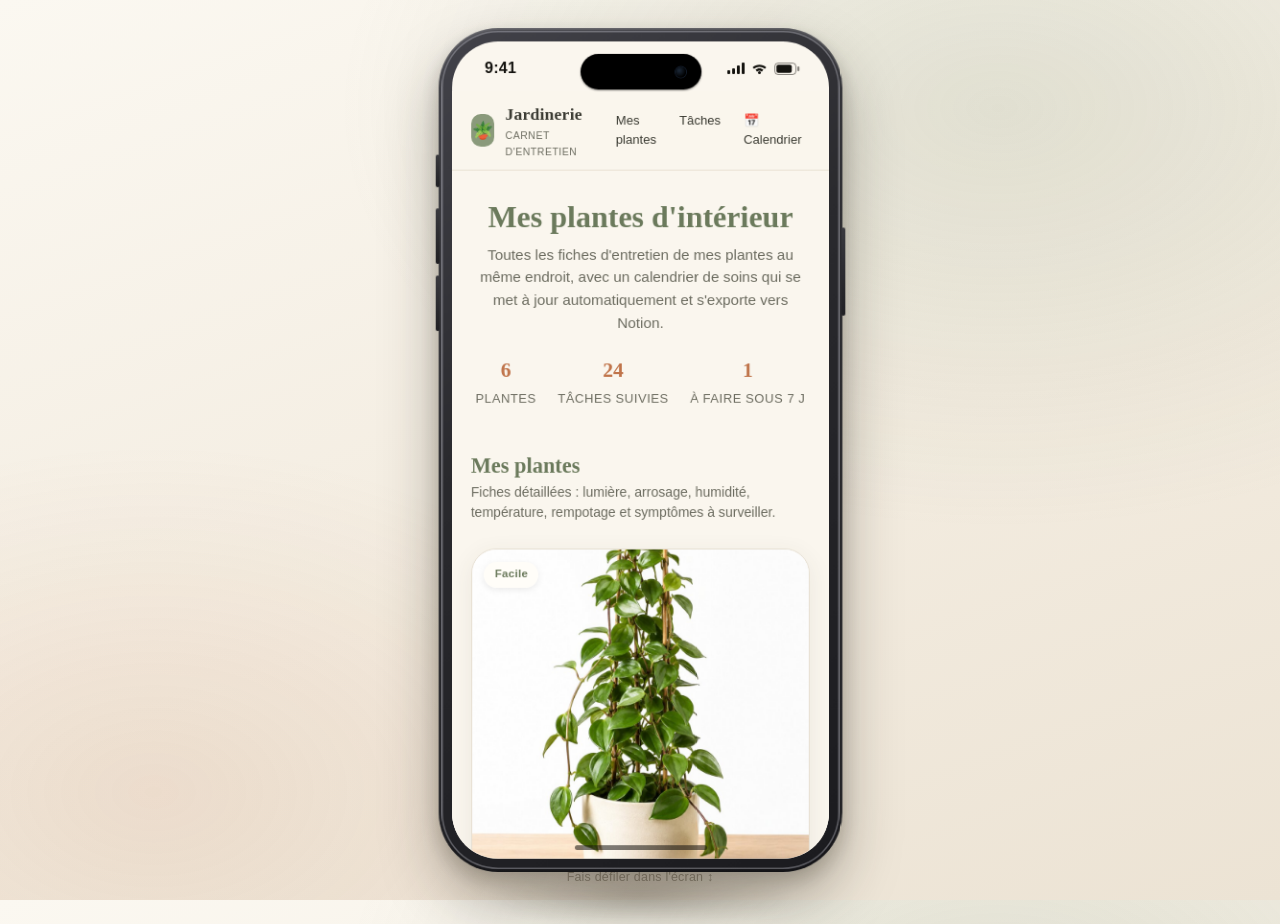
<file: presentation-mobile.html>
<!DOCTYPE html>
<html lang="fr">
<head>
  <meta charset="UTF-8" />
  <meta name="viewport" content="width=device-width, initial-scale=1.0" />
  <title>Jardinerie — Présentation mobile</title>
  <style>
    /* ===================================================================
       Page de présentation : iPhone moderne (Dynamic Island) contenant
       le site Jardinerie en version mobile, défilable comme sur un vrai
       téléphone. Fond studio clair crème. iPhone seul, épuré.
       =================================================================== */

    :root {
      --screen-w: 393px;   /* points logiques iPhone */
      --screen-h: 852px;
      --bezel: 14px;       /* épaisseur du cadre */
      --statusbar: 52px;   /* hauteur de la barre d'état iOS */
      --radius-out: 62px;
      --radius-in: 48px;
      --cream: #faf6ee;    /* identique au fond du site */
    }

    * { box-sizing: border-box; }
    html, body { height: 100%; margin: 0; }

    body {
      font-family: -apple-system, BlinkMacSystemFont, "Segoe UI", Roboto, Helvetica, Arial, sans-serif;
      display: grid;
      place-items: center;
      overflow: hidden;
      /* Studio clair crème : dégradé doux + halos sauge/terre */
      background:
        radial-gradient(1100px 700px at 78% 12%, rgba(138,154,123,0.20), transparent 60%),
        radial-gradient(900px 600px at 12% 88%, rgba(192,116,74,0.12), transparent 58%),
        linear-gradient(160deg, #fbf8f1 0%, #f3ece0 55%, #ece3d4 100%);
    }

    /* Conteneur mis à l'échelle pour tenir dans la fenêtre */
    .scaler {
      transform-origin: center center;
      will-change: transform;
    }

    /* Scène : iPhone + ombre au sol */
    .stage {
      position: relative;
      width: calc(var(--screen-w) + var(--bezel) * 2);
      height: calc(var(--screen-h) + var(--bezel) * 2);
    }

    /* Ombre portée « flottante » sous le téléphone */
    .stage::after {
      content: "";
      position: absolute;
      left: 50%;
      bottom: -54px;
      width: 78%;
      height: 60px;
      transform: translateX(-50%);
      background: radial-gradient(ellipse at center, rgba(60,50,35,0.30), rgba(60,50,35,0) 70%);
      filter: blur(8px);
      z-index: 0;
    }

    /* Cadre du téléphone (titane sombre) */
    .device {
      position: relative;
      width: calc(var(--screen-w) + var(--bezel) * 2);
      height: calc(var(--screen-h) + var(--bezel) * 2);
      border-radius: var(--radius-out);
      background: linear-gradient(145deg, #43434a 0%, #2a2a2e 40%, #1b1b1f 100%);
      padding: var(--bezel);
      box-shadow:
        0 2px 3px rgba(255,255,255,0.25) inset,         /* liseré métal haut */
        0 -2px 3px rgba(0,0,0,0.4) inset,
        0 30px 60px rgba(40,33,22,0.35),                /* ombre principale */
        0 8px 20px rgba(40,33,22,0.20);
      z-index: 1;
    }
    /* Fin liseré clair du contour métallique */
    .device::before {
      content: "";
      position: absolute;
      inset: 3px;
      border-radius: calc(var(--radius-out) - 3px);
      box-shadow: 0 0 0 1.5px rgba(180,180,188,0.45) inset;
      pointer-events: none;
      z-index: 3;
    }

    /* Boutons latéraux */
    .btn-side { position: absolute; background: linear-gradient(180deg,#3a3a3f,#202024); border-radius: 3px; }
    .b-action { left: -3px; top: 132px; width: 4px; height: 34px; }   /* bouton action */
    .b-volup  { left: -3px; top: 188px; width: 4px; height: 58px; }
    .b-voldn  { left: -3px; top: 258px; width: 4px; height: 58px; }
    .b-power  { right: -3px; top: 208px; width: 4px; height: 92px; }

    /* Écran */
    .screen {
      position: relative;
      width: var(--screen-w);
      height: var(--screen-h);
      border-radius: var(--radius-in);
      overflow: hidden;
      background: var(--cream);
      z-index: 2;
    }

    /* L'iframe contient le vrai site, en version mobile (largeur = 393px) */
    .screen iframe {
      position: absolute;
      top: var(--statusbar);
      left: 0;
      width: var(--screen-w);
      height: calc(var(--screen-h) - var(--statusbar));
      border: 0;
      background: var(--cream);
    }

    /* Barre d'état iOS */
    .statusbar {
      position: absolute;
      top: 0; left: 0;
      width: 100%;
      height: var(--statusbar);
      z-index: 5;
      display: flex;
      align-items: center;
      justify-content: space-between;
      padding: 0 30px 0 34px;
      color: #14130f;
      pointer-events: none;
      font-feature-settings: "tnum";
    }
    .statusbar .time {
      font-size: 16px;
      font-weight: 600;
      letter-spacing: 0.3px;
      padding-top: 4px;
    }
    .statusbar .icons {
      display: flex;
      align-items: center;
      gap: 7px;
      padding-top: 4px;
    }
    .statusbar svg { display: block; }

    /* Dynamic Island */
    .island {
      position: absolute;
      top: 13px; left: 50%;
      transform: translateX(-50%);
      width: 126px; height: 37px;
      background: #000;
      border-radius: 20px;
      z-index: 6;
      box-shadow: 0 1px 2px rgba(0,0,0,0.5);
    }
    /* petit point caméra dans l'île */
    .island::after {
      content: "";
      position: absolute;
      right: 16px; top: 50%;
      transform: translateY(-50%);
      width: 11px; height: 11px;
      border-radius: 50%;
      background: radial-gradient(circle at 35% 35%, #1d2a3a, #000 70%);
      box-shadow: 0 0 0 1px rgba(40,60,90,0.5);
    }

    /* Indicateur d'accueil (home bar) */
    .home-indicator {
      position: absolute;
      bottom: 9px; left: 50%;
      transform: translateX(-50%);
      width: 138px; height: 5px;
      background: rgba(20,19,15,0.55);
      border-radius: 3px;
      z-index: 6;
      pointer-events: none;
    }

    /* Indice discret (n'apparaît pas sur capture si on cadre l'iPhone) */
    .hint {
      position: fixed;
      bottom: 16px; left: 50%;
      transform: translateX(-50%);
      font-size: 12.5px;
      color: rgba(60,50,35,0.45);
      letter-spacing: 0.2px;
      user-select: none;
    }
  </style>
</head>
<body>

  <div class="scaler" id="scaler">
    <div class="stage">
      <div class="device">
        <span class="btn-side b-action"></span>
        <span class="btn-side b-volup"></span>
        <span class="btn-side b-voldn"></span>
        <span class="btn-side b-power"></span>

        <div class="screen">
          <!-- Barre d'état iOS -->
          <div class="statusbar">
            <span class="time">9:41</span>
            <span class="icons">
              <!-- réseau -->
              <svg width="18" height="12" viewBox="0 0 18 12" fill="#14130f" aria-hidden="true">
                <rect x="0"  y="8"  width="3" height="4"  rx="1"/>
                <rect x="5"  y="6"  width="3" height="6"  rx="1"/>
                <rect x="10" y="3"  width="3" height="9"  rx="1"/>
                <rect x="15" y="0"  width="3" height="12" rx="1"/>
              </svg>
              <!-- wifi -->
              <svg width="17" height="12" viewBox="0 0 17 12" fill="#14130f" aria-hidden="true">
                <path d="M8.5 2.2c2.7 0 5.2 1 7.1 2.7l-1.5 1.7C12.6 5.2 10.6 4.4 8.5 4.4S4.4 5.2 2.9 6.6L1.4 4.9C3.3 3.2 5.8 2.2 8.5 2.2z"/>
                <path d="M8.5 6.1c1.6 0 3 .6 4.1 1.5l-1.6 1.8c-.7-.6-1.6-.9-2.5-.9s-1.8.3-2.5.9L4.4 7.6C5.5 6.7 6.9 6.1 8.5 6.1z"/>
                <circle cx="8.5" cy="10.4" r="1.5"/>
              </svg>
              <!-- batterie -->
              <svg width="27" height="13" viewBox="0 0 27 13" aria-hidden="true">
                <rect x="0.5" y="0.5" width="22" height="12" rx="3.5" fill="none" stroke="#14130f" stroke-opacity="0.5"/>
                <rect x="2.2" y="2.2" width="16" height="8.6" rx="2" fill="#14130f"/>
                <rect x="24" y="4" width="2.2" height="5" rx="1.1" fill="#14130f" fill-opacity="0.5"/>
              </svg>
            </span>
          </div>

          <div class="island"></div>

          <!-- Le vrai site, en version mobile, défilable -->
          <iframe src="index.html" title="Jardinerie (mobile)"></iframe>

          <div class="home-indicator"></div>
        </div>
      </div>
    </div>
  </div>

  <div class="hint">Fais défiler dans l'écran ↕</div>

  <script>
    /* Met le téléphone à l'échelle pour tenir dans la fenêtre, sans le rogner. */
    (function () {
      var scaler = document.getElementById("scaler");
      var DEVICE_W = 393 + 28;   // écran + 2× cadre
      var DEVICE_H = 852 + 28;
      function fit() {
        var marginV = 56;        // marge haut/bas (ombre + indice)
        var marginH = 32;
        var s = Math.min(
          (window.innerHeight - marginV) / DEVICE_H,
          (window.innerWidth  - marginH) / DEVICE_W,
          1.15
        );
        scaler.style.transform = "scale(" + s + ")";
      }
      window.addEventListener("resize", fit);
      fit();
    })();
  </script>
</body>
</html>
</file>
<file: assets/css/style.css>
/* =====================================================================
   Jardinerie — Feuille de style
   Style « jardinerie premium » : fond clair chaud, cartes arrondies,
   palette vert sauge / crème / terre cuite.
   ===================================================================== */

/* ----------  Variables de thème  ---------- */
:root {
  /* Palette */
  --sauge:        #8a9a7b;   /* vert sauge principal */
  --sauge-fonce:  #6b7a5c;   /* vert sauge foncé (textes, hover) */
  --sauge-clair:  #e8ede1;   /* vert sauge très clair (fonds doux) */
  --creme:        #faf6ee;   /* crème (fond de page) */
  --creme-carte:  #fffdf8;   /* crème plus clair (cartes) */
  --terre:        #c0744a;   /* terre cuite */
  --terre-fonce:  #a85f39;   /* terre cuite foncée */
  --terre-clair:  #f3e2d6;   /* terre cuite très clair */

  /* Texte */
  --texte:        #3a3a32;
  --texte-doux:   #6c6c60;

  /* Surfaces & bordures */
  --bordure:      #e7e0d3;
  --ombre:        0 6px 24px rgba(80, 70, 50, 0.08);
  --ombre-forte:  0 12px 32px rgba(80, 70, 50, 0.14);

  /* Rayons */
  --radius:       18px;
  --radius-lg:    26px;
  --radius-pill:  999px;

  /* Typo */
  --font-titre:   "Georgia", "Times New Roman", serif;
  --font-corps:   -apple-system, BlinkMacSystemFont, "Segoe UI", Roboto, "Helvetica Neue", Arial, sans-serif;

  /* Couleurs par type de tâche */
  --c-arrosage:     #3f7fb0;
  --c-arrosage-bg:  #e3eef6;
  --c-rempotage:    #a85f39;
  --c-rempotage-bg: #f3e2d6;
  --c-engrais:      #6b8e3d;
  --c-engrais-bg:   #e8efdb;
  --c-surveillance: #b08a2e;
  --c-surveillance-bg: #f4ecd2;
}

/* ----------  Base  ---------- */
* { box-sizing: border-box; }

html { scroll-behavior: smooth; }

body {
  margin: 0;
  font-family: var(--font-corps);
  color: var(--texte);
  background: var(--creme);
  background-image:
    radial-gradient(1200px 600px at 80% -10%, rgba(138, 154, 123, 0.10), transparent 60%),
    radial-gradient(900px 500px at -10% 10%, rgba(192, 116, 74, 0.07), transparent 55%);
  line-height: 1.55;
  -webkit-font-smoothing: antialiased;
}

h1, h2, h3 { font-family: var(--font-titre); font-weight: 600; line-height: 1.2; }
a { color: var(--sauge-fonce); }

/* ----------  Mise en page  ---------- */
.wrap { width: min(1180px, 92vw); margin: 0 auto; }

/* ----------  En-tête / navigation  ---------- */
.site-header {
  position: sticky;
  top: 0;
  z-index: 50;
  background: rgba(250, 246, 238, 0.85);
  backdrop-filter: saturate(180%) blur(12px);
  border-bottom: 1px solid var(--bordure);
}
.site-header .wrap {
  display: flex;
  align-items: center;
  justify-content: space-between;
  gap: 1rem;
  padding: 0.85rem 0;
}
.brand { display: flex; align-items: center; gap: 0.7rem; }
.brand .logo {
  width: 40px; height: 40px;
  display: grid; place-items: center;
  background: var(--sauge);
  color: #fff;
  border-radius: 12px;
  font-size: 1.3rem;
}
.brand .brand-text strong {
  font-family: var(--font-titre);
  font-size: 1.25rem;
  letter-spacing: 0.2px;
}
.brand .brand-text span {
  display: block;
  font-size: 0.74rem;
  color: var(--texte-doux);
  letter-spacing: 0.5px;
  text-transform: uppercase;
}
.nav { display: flex; gap: 0.4rem; }
.nav a {
  text-decoration: none;
  color: var(--texte);
  font-size: 0.92rem;
  padding: 0.45rem 0.85rem;
  border-radius: var(--radius-pill);
  transition: background 0.2s, color 0.2s;
}
.nav a:hover { background: var(--sauge-clair); color: var(--sauge-fonce); }

/* ----------  Hero  ---------- */
.hero {
  padding: 3rem 0 1.5rem;
  text-align: center;
}
.hero h1 {
  font-size: clamp(2rem, 4.5vw, 3rem);
  margin: 0 0 0.5rem;
  color: var(--sauge-fonce);
}
.hero p {
  max-width: 620px;
  margin: 0 auto;
  color: var(--texte-doux);
  font-size: 1.05rem;
}
.hero .stats {
  display: flex;
  justify-content: center;
  gap: 2.2rem;
  margin-top: 1.8rem;
  flex-wrap: wrap;
}
.hero .stat strong {
  display: block;
  font-family: var(--font-titre);
  font-size: 1.6rem;
  color: var(--terre);
}
.hero .stat span { font-size: 0.82rem; color: var(--texte-doux); text-transform: uppercase; letter-spacing: 0.5px; }

/* ----------  Titres de section  ---------- */
.section { padding: 2.5rem 0; }
.section-head {
  display: flex;
  align-items: flex-end;
  justify-content: space-between;
  gap: 1rem;
  margin-bottom: 1.6rem;
  flex-wrap: wrap;
}
.section-head h2 { font-size: 1.7rem; margin: 0; color: var(--sauge-fonce); }
.section-head p { margin: 0.2rem 0 0; color: var(--texte-doux); font-size: 0.95rem; }

/* ----------  Grille de cartes plantes  ---------- */
.grid {
  display: grid;
  grid-template-columns: repeat(auto-fill, minmax(330px, 1fr));
  gap: 1.6rem;
}
.card {
  background: var(--creme-carte);
  border: 1px solid var(--bordure);
  border-radius: var(--radius-lg);
  overflow: hidden;
  box-shadow: var(--ombre);
  display: flex;
  flex-direction: column;
  transition: transform 0.25s ease, box-shadow 0.25s ease;
}
.card:hover { transform: translateY(-4px); box-shadow: var(--ombre-forte); }

.card .photo {
  position: relative;
  aspect-ratio: 4 / 3;
  background: var(--sauge-clair);
  overflow: hidden;
}
.card .photo img {
  width: 100%; height: 100%;
  object-fit: cover;
  display: block;
  transition: transform 0.5s ease;
}
.card:hover .photo img { transform: scale(1.05); }

.badge-diff {
  position: absolute;
  top: 0.8rem; left: 0.8rem;
  background: rgba(255, 253, 248, 0.92);
  color: var(--sauge-fonce);
  font-size: 0.72rem;
  font-weight: 600;
  padding: 0.3rem 0.7rem;
  border-radius: var(--radius-pill);
  letter-spacing: 0.3px;
  box-shadow: 0 2px 6px rgba(0,0,0,0.08);
}

.card .body { padding: 1.25rem 1.35rem 1.45rem; display: flex; flex-direction: column; gap: 0.85rem; }
.card .titre h3 { margin: 0; font-size: 1.3rem; }
.card .titre .latin { font-style: italic; color: var(--texte-doux); font-size: 0.92rem; }
.card .desc { margin: 0; color: var(--texte-doux); font-size: 0.93rem; }

/* Grille des caractéristiques d'entretien */
.specs {
  display: grid;
  grid-template-columns: 1fr 1fr;
  gap: 0.6rem 1rem;
  margin: 0.2rem 0;
}
.spec { font-size: 0.86rem; }
.spec .k {
  display: flex; align-items: center; gap: 0.35rem;
  font-weight: 600; color: var(--sauge-fonce);
  font-size: 0.74rem; text-transform: uppercase; letter-spacing: 0.4px;
}
.spec .v { color: var(--texte-doux); }

/* Symptômes */
details.symptomes {
  border-top: 1px dashed var(--bordure);
  padding-top: 0.8rem;
}
details.symptomes summary {
  cursor: pointer;
  font-weight: 600;
  color: var(--terre-fonce);
  font-size: 0.86rem;
  list-style: none;
}
details.symptomes summary::-webkit-details-marker { display: none; }
details.symptomes summary::before { content: "⚠ "; }
details.symptomes ul { margin: 0.6rem 0 0; padding-left: 1.1rem; }
details.symptomes li { font-size: 0.85rem; color: var(--texte-doux); margin-bottom: 0.25rem; }

/* Prochaine action */
.next-action {
  background: var(--sauge-clair);
  border-radius: var(--radius);
  padding: 0.7rem 0.9rem;
  font-size: 0.85rem;
}
.next-action .k {
  font-size: 0.7rem; text-transform: uppercase; letter-spacing: 0.5px;
  font-weight: 700; color: var(--sauge-fonce);
}

/* ----------  Section calendrier  ---------- */
.calendar-toolbar {
  display: flex;
  align-items: center;
  justify-content: space-between;
  gap: 1rem;
  flex-wrap: wrap;
  margin-bottom: 1.4rem;
}
.filters { display: flex; gap: 0.5rem; flex-wrap: wrap; }
.filter-chip {
  border: 1px solid var(--bordure);
  background: var(--creme-carte);
  color: var(--texte);
  font-family: inherit;
  font-size: 0.85rem;
  padding: 0.45rem 0.95rem;
  border-radius: var(--radius-pill);
  cursor: pointer;
  transition: all 0.18s ease;
  display: inline-flex; align-items: center; gap: 0.4rem;
}
.filter-chip:hover { border-color: var(--sauge); }
.filter-chip.active {
  background: var(--sauge);
  border-color: var(--sauge);
  color: #fff;
}
.filter-chip .count {
  background: rgba(0,0,0,0.08);
  border-radius: var(--radius-pill);
  padding: 0 0.4rem;
  font-size: 0.72rem;
}
.filter-chip.active .count { background: rgba(255,255,255,0.25); }

.export-btns { display: flex; gap: 0.6rem; flex-wrap: wrap; }
.btn {
  border: none;
  font-family: inherit;
  font-size: 0.88rem;
  font-weight: 600;
  padding: 0.6rem 1.1rem;
  border-radius: var(--radius-pill);
  cursor: pointer;
  display: inline-flex; align-items: center; gap: 0.45rem;
  transition: transform 0.15s, box-shadow 0.2s, background 0.2s;
}
.btn:active { transform: translateY(1px); }
.btn-primary { background: var(--terre); color: #fff; box-shadow: 0 4px 12px rgba(192,116,74,0.3); }
.btn-primary:hover { background: var(--terre-fonce); }
.btn-ghost { background: var(--sauge-clair); color: var(--sauge-fonce); }
.btn-ghost:hover { background: #dde4d3; }

/* Liste des tâches */
.task-list { display: flex; flex-direction: column; gap: 0.7rem; }
.task {
  display: grid;
  grid-template-columns: auto 1fr auto;
  align-items: center;
  gap: 1rem;
  background: var(--creme-carte);
  border: 1px solid var(--bordure);
  border-left: 5px solid var(--sauge);
  border-radius: var(--radius);
  padding: 0.85rem 1.1rem;
  box-shadow: var(--ombre);
  transition: opacity 0.3s, transform 0.2s;
}
.task[data-type="arrosage"]     { border-left-color: var(--c-arrosage); }
.task[data-type="rempotage"]    { border-left-color: var(--c-rempotage); }
.task[data-type="engrais"]      { border-left-color: var(--c-engrais); }
.task[data-type="surveillance"] { border-left-color: var(--c-surveillance); }
.task.done { opacity: 0.55; }

.task .date-box {
  text-align: center;
  min-width: 58px;
}
.task .date-box .d { font-family: var(--font-titre); font-size: 1.5rem; line-height: 1; color: var(--texte); }
.task .date-box .m { font-size: 0.72rem; text-transform: uppercase; color: var(--texte-doux); letter-spacing: 0.5px; }

.task .info .t { font-weight: 600; font-size: 0.98rem; }
.task .info .sub { font-size: 0.82rem; color: var(--texte-doux); }
.task .info .due { font-size: 0.78rem; font-weight: 600; }
.task .info .due.late { color: var(--terre-fonce); }
.task .info .due.soon { color: var(--c-surveillance); }
.task .info .due.ok { color: var(--sauge-fonce); }

.type-tag {
  display: inline-block;
  font-size: 0.7rem;
  font-weight: 700;
  text-transform: uppercase;
  letter-spacing: 0.4px;
  padding: 0.15rem 0.55rem;
  border-radius: var(--radius-pill);
  margin-right: 0.4rem;
}
.type-tag[data-type="arrosage"]     { color: var(--c-arrosage); background: var(--c-arrosage-bg); }
.type-tag[data-type="rempotage"]    { color: var(--c-rempotage); background: var(--c-rempotage-bg); }
.type-tag[data-type="engrais"]      { color: var(--c-engrais); background: var(--c-engrais-bg); }
.type-tag[data-type="surveillance"] { color: var(--c-surveillance); background: var(--c-surveillance-bg); }

.task .actions { display: flex; gap: 0.4rem; }
.btn-done {
  border: 1px solid var(--sauge);
  background: transparent;
  color: var(--sauge-fonce);
  font-family: inherit;
  font-size: 0.82rem;
  font-weight: 600;
  padding: 0.45rem 0.85rem;
  border-radius: var(--radius-pill);
  cursor: pointer;
  white-space: nowrap;
  transition: background 0.18s, color 0.18s;
}
.btn-done:hover { background: var(--sauge); color: #fff; }
.task.done .btn-done { border-color: var(--bordure); color: var(--texte-doux); }

/* ----------  États vides & messages  ---------- */
.empty {
  text-align: center;
  padding: 2.5rem 1rem;
  color: var(--texte-doux);
  border: 1px dashed var(--bordure);
  border-radius: var(--radius);
}
.notice {
  background: var(--terre-clair);
  color: var(--terre-fonce);
  border-radius: var(--radius);
  padding: 0.8rem 1rem;
  font-size: 0.88rem;
  margin-bottom: 1.2rem;
}

/* ----------  Toast  ---------- */
.toast {
  position: fixed;
  bottom: 1.5rem; left: 50%;
  transform: translateX(-50%) translateY(20px);
  background: var(--texte);
  color: #fff;
  padding: 0.7rem 1.2rem;
  border-radius: var(--radius-pill);
  font-size: 0.88rem;
  box-shadow: var(--ombre-forte);
  opacity: 0;
  pointer-events: none;
  transition: opacity 0.25s, transform 0.25s;
  z-index: 100;
}
.toast.show { opacity: 1; transform: translateX(-50%) translateY(0); }

/* ----------  Pied de page  ---------- */
.site-footer {
  margin-top: 2rem;
  padding: 2rem 0 2.5rem;
  border-top: 1px solid var(--bordure);
  color: var(--texte-doux);
  font-size: 0.84rem;
  text-align: center;
}

/* ----------  Responsive  ---------- */
@media (max-width: 760px) {
  .grid { grid-template-columns: 1fr; gap: 1.3rem; }
}

@media (max-width: 640px) {
  .wrap { width: 90vw; }

  /* En-tête plus compact */
  .site-header .wrap { padding: 0.7rem 0; }
  .brand .logo { width: 34px; height: 34px; font-size: 1.1rem; border-radius: 10px; }
  .brand .brand-text strong { font-size: 1.1rem; }
  .brand .brand-text span { font-size: 0.66rem; }
  .nav a { padding: 0.4rem 0.55rem; font-size: 0.82rem; }

  /* Hero resserré */
  .hero { padding: 1.8rem 0 1rem; }
  .hero p { font-size: 0.96rem; }
  .hero .stats { gap: 1.4rem; margin-top: 1.3rem; }
  .hero .stat strong { font-size: 1.35rem; }

  /* Sections */
  .section { padding: 1.8rem 0; }
  .section-head h2 { font-size: 1.4rem; }
  .section-head p { font-size: 0.88rem; }

  /* Cartes plantes */
  .specs { grid-template-columns: 1fr; }
  .card .photo { aspect-ratio: 1 / 1; }
  .card .body { padding: 1.1rem 1.15rem 1.25rem; }
  .card .titre h3 { font-size: 1.2rem; }

  /* Barre du calendrier : filtres défilables, boutons pleine largeur */
  .calendar-toolbar { align-items: stretch; }
  .filters {
    flex-wrap: nowrap;
    overflow-x: auto;
    -webkit-overflow-scrolling: touch;
    padding-bottom: 0.3rem;
    scrollbar-width: none;
  }
  .filters::-webkit-scrollbar { display: none; }
  .filter-chip { flex: 0 0 auto; }
  .export-btns { width: 100%; }
  .export-btns .btn { flex: 1 1 0; justify-content: center; }

  /* Tâches : actions sur une 2e ligne */
  .task { grid-template-columns: auto 1fr; gap: 0.8rem; padding: 0.8rem 0.9rem; }
  .task .actions { grid-column: 1 / -1; justify-content: flex-end; margin-top: 0.2rem; }
  .task .info .due { font-size: 0.76rem; }
}

/* ----------  Lien vers la fiche complète  ---------- */
.card-link {
  align-self: flex-start;
  text-decoration: none;
  font-size: 0.86rem;
  font-weight: 600;
  color: var(--terre-fonce);
  padding: 0.35rem 0;
  transition: gap 0.2s, color 0.2s;
}
.card-link:hover { color: var(--terre); }

/* ----------  Bloc QR sur les cartes  ---------- */
.qr-block {
  display: flex;
  align-items: center;
  gap: 0.85rem;
  border-top: 1px dashed var(--bordure);
  padding-top: 0.85rem;
}
.qr-block.qr-missing { display: none; }   /* masqué tant que le QR n'est pas généré */
.qr-block .qr {
  width: 84px; height: 84px;
  flex: 0 0 auto;
  border-radius: 12px;
  background: #fff;
  padding: 6px;
  border: 1px solid var(--bordure);
  image-rendering: pixelated;             /* QR net, sans flou */
}
.qr-block .qr-cap { display: flex; flex-direction: column; gap: 0.15rem; }
.qr-block .qr-title {
  font-weight: 700; font-size: 0.82rem; color: var(--sauge-fonce);
  text-transform: uppercase; letter-spacing: 0.4px;
}
.qr-block .qr-sub { font-size: 0.82rem; color: var(--texte-doux); }

/* ----------  Surbrillance d'une carte ciblée par un QR / lien profond  ---------- */
.card-highlight { animation: cardPulse 2.4s ease; }
@keyframes cardPulse {
  0%   { box-shadow: 0 0 0 0 rgba(138,154,123,0.0), var(--ombre); }
  15%  { box-shadow: 0 0 0 4px rgba(138,154,123,0.55), var(--ombre-forte); }
  60%  { box-shadow: 0 0 0 4px rgba(138,154,123,0.35), var(--ombre-forte); }
  100% { box-shadow: 0 0 0 0 rgba(138,154,123,0.0), var(--ombre); }
}
</file>
